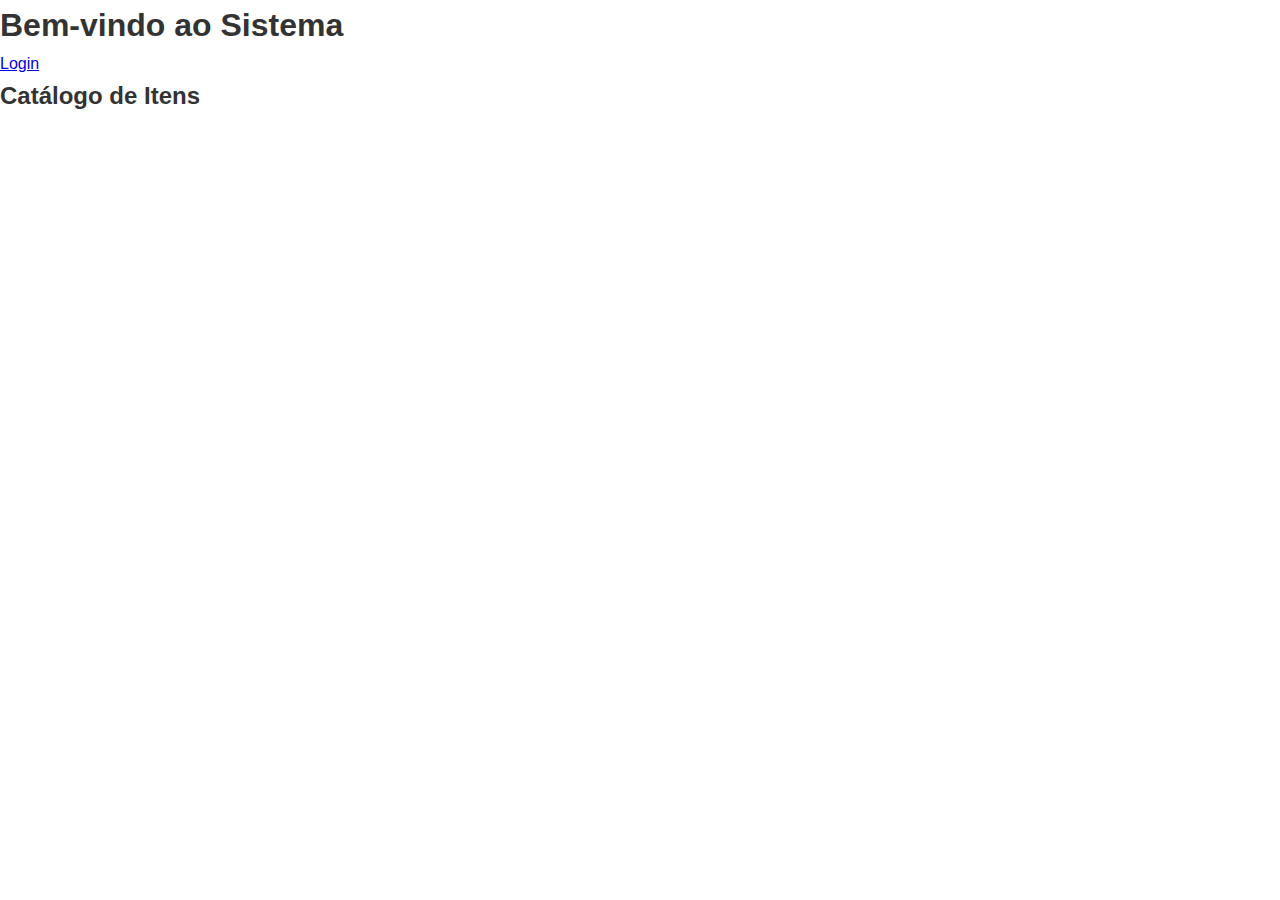
<file: index.html>
<!DOCTYPE html>
<html lang="pt-BR">
<head>
    <meta charset="UTF-8">
    <meta name="viewport" content="width=device-width, initial-scale=1.0">
    <title>Projeto Faculdade Anhanguera</title>
    <link rel="stylesheet" href="assets/css/style.css">
</head>
<body>
    <header>
        <h1>Bem-vindo ao Sistema</h1>
        <nav>
            <a href="login.html">Login</a>
        </nav>
    </header>
    <main>
        <h2>Catálogo de Itens</h2>
        <div id="lista-itens"></div>
    </main>
    <script src="assets/js/script.js"></script>
</body>
</html>
</file>
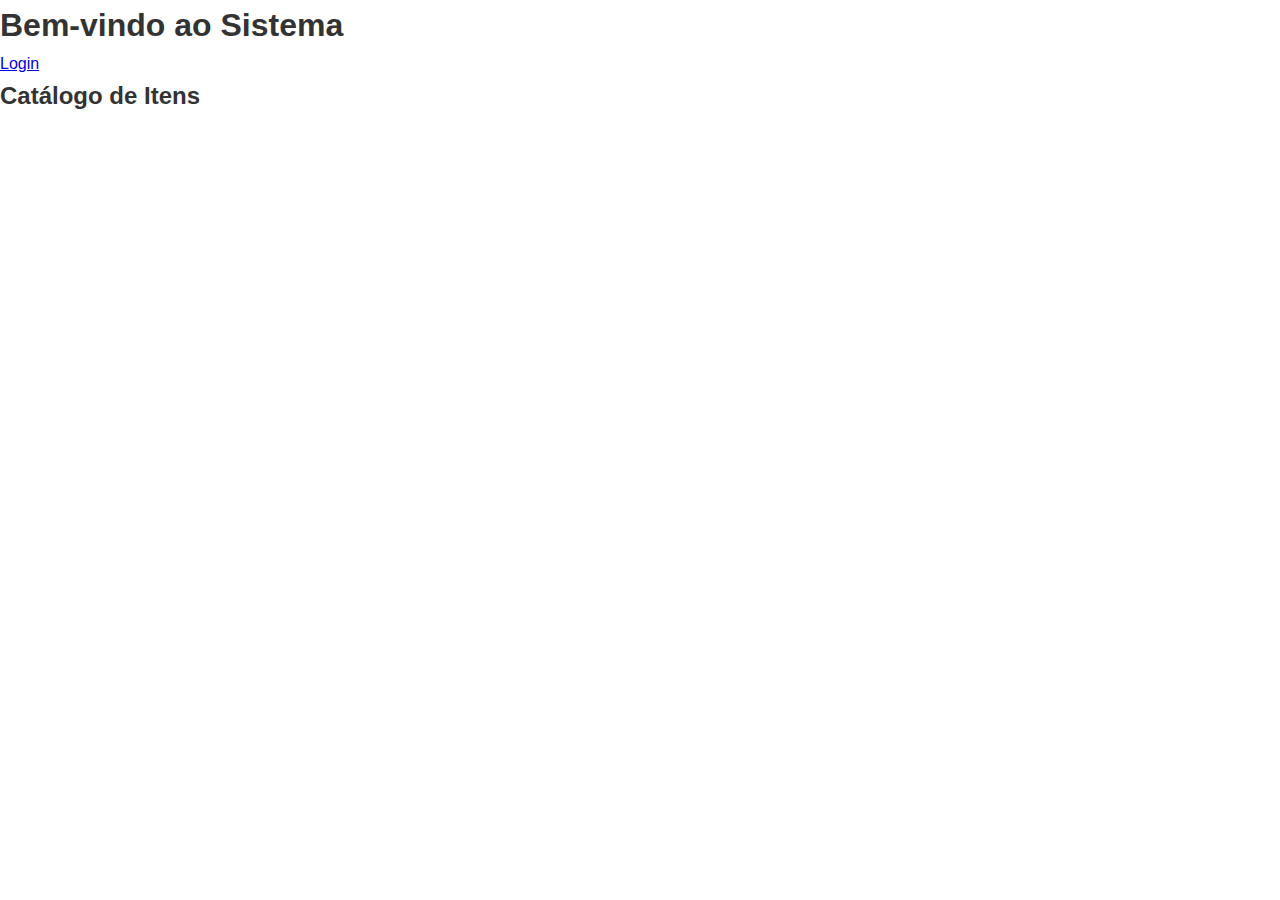
<file: home.html>
<!DOCTYPE html>
<html lang="pt-BR">
   <head>
      <meta charset="UTF-8">
      <meta name="viewport" content="width=device-width, initial-scale=1.0">
      <title>TechParts - A Melhor Loja de Peças de Computador do Brasil</title>
      <link href="https://fonts.googleapis.com/css2?family=Inter:wght@300;400;500;600;700;800;900&display=swap" rel="stylesheet">
      <link rel="stylesheet" href="assets/css/home.css">
   </head>
   <body>
      <header class="header">
         <div class="container">
            <div class="nav">
               <div class="logo">
                  <div class="logo-icon">T</div>
                  <h1>TechParts</h1>
               </div>
               <nav class="nav-menu">
                  <a href="#home">Início</a>
                  <a href="#sobre">Sobre</a>
                  <a href="#contato">Contato</a>
               </nav>
               <div class="nav-actions">
                  <a href="produtos.html" class="btn-products">Ver Produtos</a>
               </div>
            </div>
         </div>
      </header>
      <main>
         <section id="home" class="hero">
            <div class="container">
               <div class="hero-content">
                  <div class="hero-text">
                     <div class="hero-badge">🚀 Líder em Tecnologia</div>
                     <h1 class="hero-title">A Revolução das Peças de Computador</h1>
                     <p class="hero-subtitle">
                        Transforme seu setup com as melhores peças do mercado. Qualidade premium, 
                        preços imbatíveis e a confiança de mais de 50.000 clientes satisfeitos.
                     </p>
                     <div class="hero-buttons">
                        <a href="produtos.html" class="btn-hero-primary">Explorar Produtos</a>
                        <a href="#sobre" class="btn-hero-secondary">Conhecer Nossa História</a>
                     </div>
                  </div>
                  <div class="hero-visual">
                     <div class="hero-image">
                        💻
                        <div class="floating-elements">
                           <div class="floating-element">🔧 Qualidade</div>
                           <div class="floating-element">⚡ Performance</div>
                           <div class="floating-element">🛡️ Garantia</div>
                        </div>
                     </div>
                  </div>
               </div>
            </div>
         </section>
         <section class="stats">
            <div class="container">
               <div class="stats-container">
                  <div class="stat-item">
                     <div class="stat-number">50K+</div>
                     <div class="stat-label">Clientes Satisfeitos</div>
                  </div>
                  <div class="stat-item">
                     <div class="stat-number">10+</div>
                     <div class="stat-label">Anos de Experiência</div>
                  </div>
                  <div class="stat-item">
                     <div class="stat-number">500+</div>
                     <div class="stat-label">Produtos Disponíveis</div>
                  </div>
                  <div class="stat-item">
                     <div class="stat-number">99%</div>
                     <div class="stat-label">Satisfação do Cliente</div>
                  </div>
               </div>
            </div>
         </section>
         <section id="sobre" class="about">
            <div class="container">
               <div class="about-content">
                  <div class="about-text">
                     <h2>Sua Parceira em Tecnologia</h2>
                     <p>
                        Há mais de uma década, a TechParts tem sido a escolha número 1 dos entusiastas 
                        de tecnologia no Brasil. Oferecemos uma curadoria exclusiva das melhores marcas 
                        mundiais, garantindo que cada componente atenda aos mais altos padrões de qualidade.
                     </p>
                     <p>
                        Nossa missão é democratizar o acesso à tecnologia de ponta, oferecendo produtos 
                        premium com preços justos e um atendimento que supera expectativas.
                     </p>
                     <div class="about-features">
                        <div class="feature-item">
                           <div class="feature-icon">🚚</div>
                           <div class="feature-text">
                              <h3>Entrega Expressa</h3>
                              <p>Receba em casa em até 24h nas principais capitais</p>
                           </div>
                        </div>
                        <div class="feature-item">
                           <div class="feature-icon">🛡️</div>
                           <div class="feature-text">
                              <h3>Garantia Estendida</h3>
                              <p>Proteção completa com garantia de fábrica + nossa garantia</p>
                           </div>
                        </div>
                        <div class="feature-item">
                           <div class="feature-icon">💬</div>
                           <div class="feature-text">
                              <h3>Suporte Especializado</h3>
                              <p>Equipe técnica pronta para ajudar na escolha ideal</p>
                           </div>
                        </div>
                     </div>
                  </div>
                  <div class="about-visual">
                     <div class="about-image">
                        🏆
                     </div>
                  </div>
               </div>
            </div>
         </section>
         <section class="cta">
            <div class="container">
               <div class="cta-content">
                  <h2>Pronto para Evoluir seu Setup?</h2>
                  <p>
                     Descubra nossa seleção premium de processadores, placas de vídeo, memórias RAM 
                     e muito mais. Cada produto é cuidadosamente selecionado para oferecer a melhor 
                     experiência em gaming e produtividade.
                  </p>
                  <div class="cta-buttons">
                     <a href="produtos.html" class="btn-cta-primary">Ver Catálogo Completo</a>
                     <a href="#contato" class="btn-cta-secondary">Falar com Especialista</a>
                  </div>
               </div>
            </div>
         </section>
      </main>
      <footer id="contato" class="footer">
         <div class="container">
            <div class="footer-content">
               <div class="footer-section">
                  <h3>TechParts</h3>
                  <p>
                     Sua loja de confiança para peças de computador. Transformando ideias em 
                     realidade através da tecnologia de ponta.
                  </p>
                  <p><strong>CNPJ:</strong> 12.345.678/0001-90</p>
               </div>
               <div class="footer-section">
                  <h3>Contato</h3>
                  <p>📧 anhanguera@gmail.com</p>
                  <p>📱 (34) 99648-8819</p>
                  <p>📞 (34) 99648-8819</p>
                  <p>📍 Uberlândia, MG</p>
               </div>
               <div class="footer-section">
                  <h3>Atendimento</h3>
                  <p><strong>Segunda a Sexta:</strong> 8h às 18h</p>
                  <p><strong>Sábado:</strong> 9h às 15h</p>
                  <p><strong>Domingo:</strong> Fechado</p>
                  <p><strong>WhatsApp:</strong> 24h (emergências)</p>
               </div>
               <div class="footer-section">
                  <h3>Institucional</h3>
                  <ul>
                     <li><a href="#">Sobre Nós</a></li>
                     <li><a href="#">Política de Privacidade</a></li>
                     <li><a href="#">Termos de Uso</a></li>
                     <li><a href="#">Trocas e Devoluções</a></li>
                  </ul>
               </div>
            </div>
            <div class="footer-bottom">
               <p>&copy; 2024 TechParts. Todos os direitos reservados. Desenvolvido com ❤️ para entusiastas de tecnologia.</p>
            </div>
         </div>
      </footer>
      <script>
         document.addEventListener("DOMContentLoaded", function () {
           if (localStorage.getItem("isLoggedIn") !== "true") {
             // Usar replace para não deixar o login no histórico
             window.location.replace("index.html"); // ou login.html, conforme nome real
           }
         });
         
         
         
         
                 // Smooth scroll para links internos
                 document.querySelectorAll('a[href^="#"]').forEach(anchor => {
                     anchor.addEventListener('click', function (e) {
                         e.preventDefault();
                         const target = document.querySelector(this.getAttribute('href'));
                         if (target) {
                             target.scrollIntoView({
                                 behavior: 'smooth',
                                 block: 'start'
                             });
                         }
                     });
                 });
         
                 // Header scroll effect
                 window.addEventListener('scroll', () => {
                     const header = document.querySelector('.header');
                     if (window.scrollY > 100) {
                         header.style.background = 'rgba(255, 255, 255, 0.98)';
                         header.style.boxShadow = '0 4px 30px rgba(0,0,0,0.15)';
                     } else {
                         header.style.background = 'rgba(255, 255, 255, 0.95)';
                         header.style.boxShadow = '0 2px 20px rgba(0,0,0,0.1)';
                     }
                 });
         
                 // Animação de entrada dos elementos
                 const observerOptions = {
                     threshold: 0.1,
                     rootMargin: '0px 0px -50px 0px'
                 };
         
                 const observer = new IntersectionObserver((entries) => {
                     entries.forEach(entry => {
                         if (entry.isIntersecting) {
                             entry.target.style.opacity = '1';
                             entry.target.style.transform = 'translateY(0)';
                         }
                     });
                 }, observerOptions);
         
                 // Aplicar animação aos elementos
                 document.querySelectorAll('.stat-item, .feature-item, .about-text, .about-visual').forEach(el => {
                     el.style.opacity = '0';
                     el.style.transform = 'translateY(30px)';
                     el.style.transition = 'all 0.6s ease';
                     observer.observe(el);
                 });
             
      </script>
   </body>
</html>
</file>
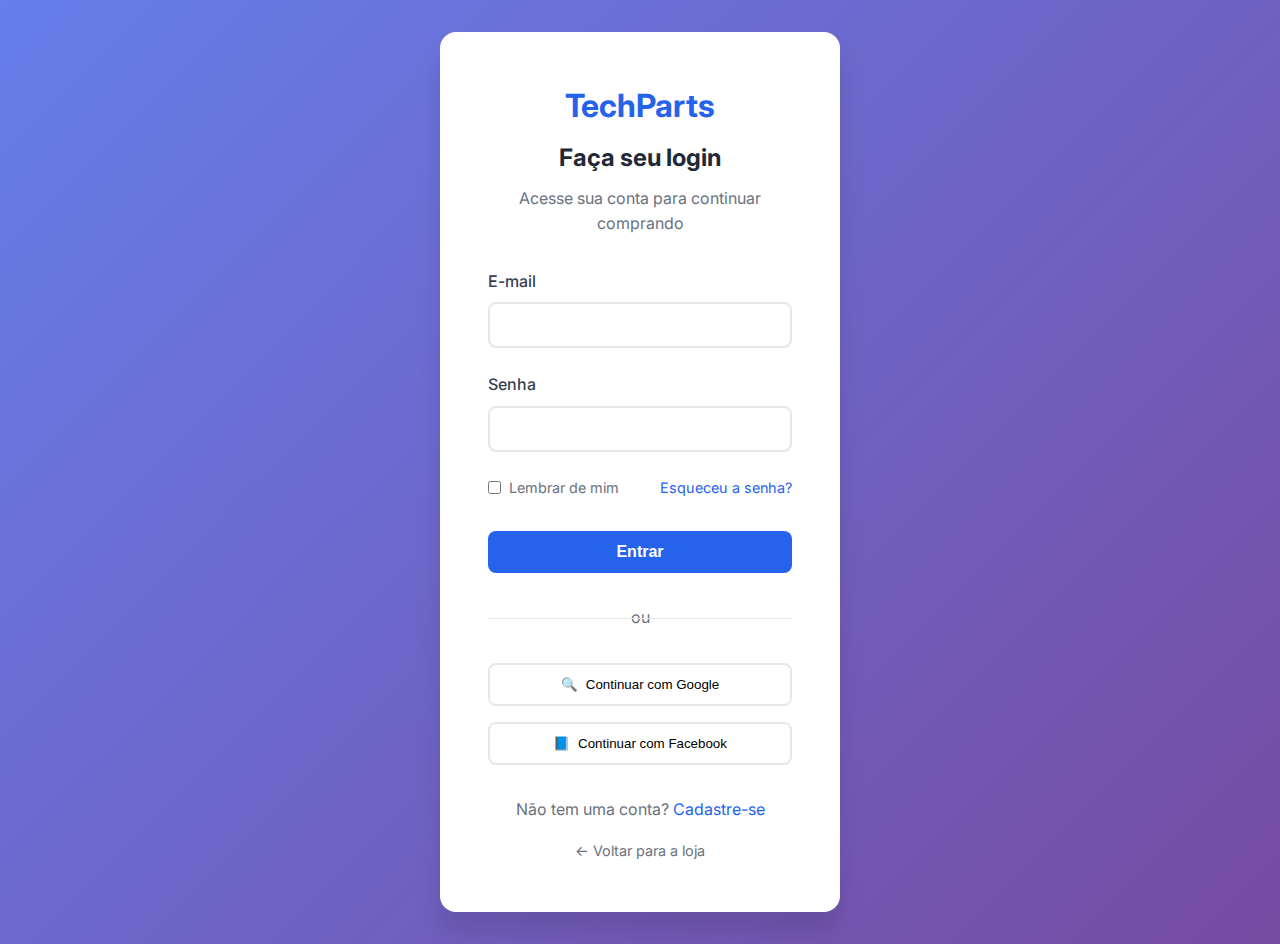
<file: login.html>
<!DOCTYPE html>
<html lang="pt-BR">
<head>
    <meta charset="UTF-8">
    <meta name="viewport" content="width=device-width, initial-scale=1.0">
    <title>Login - TechParts</title>
    <link rel="stylesheet" href="./assets/css/style.css">
    <link href="https://fonts.googleapis.com/css2?family=Inter:wght@300;400;500;600;700&display=swap" rel="stylesheet">
</head>
<body>
    <div class="login-container">
        <div class="login-card">
            <div class="login-header">
                <h1>TechParts</h1>
                <h2>Faça seu login</h2>
                <p>Acesse sua conta para continuar comprando</p>
            </div>

            <form class="login-form" id="loginForm">
                <div class="form-group">
                    <label for="email">E-mail</label>
                    <input type="email" id="email" name="email" required>
                </div>

                <div class="form-group">
                    <label for="password">Senha</label>
                    <input type="password" id="password" name="password" required>
                </div>

                <div class="form-options">
                    <label class="checkbox-container">
                        <input type="checkbox" id="remember">
                        <span class="checkmark"></span>
                        Lembrar de mim
                    </label>
                    <a href="#" class="forgot-password">Esqueceu a senha?</a>
                </div>

                <button type="submit" class="btn-login-submit">Entrar</button>
            </form>

            <div class="login-divider">
                <span>ou</span>
            </div>

            <div class="social-login">
                <button class="btn-social google">
                    <span>🔍</span>
                    Continuar com Google
                </button>
                <button class="btn-social facebook">
                    <span>📘</span>
                    Continuar com Facebook
                </button>
            </div>

            <div class="login-footer">
                <p>Não tem uma conta? <a href="#" id="showRegister">Cadastre-se</a></p>
                <a href="index.html" class="back-home">← Voltar para a loja</a>
            </div>
        </div>

        <!-- Modal de Cadastro -->
        <div class="modal" id="registerModal">
            <div class="modal-content">
                <div class="modal-header">
                    <h2>Criar Conta</h2>
                    <span class="close" id="closeModal">&times;</span>
                </div>
                <form class="register-form" id="registerForm">
                    <div class="form-group">
                        <label for="fullName">Nome Completo</label>
                        <input type="text" id="fullName" name="fullName" required>
                    </div>
                    <div class="form-group">
                        <label for="registerEmail">E-mail</label>
                        <input type="email" id="registerEmail" name="email" required>
                    </div>
                    <div class="form-group">
                        <label for="registerPassword">Senha</label>
                        <input type="password" id="registerPassword" name="password" required>
                    </div>
                    <div class="form-group">
                        <label for="confirmPassword">Confirmar Senha</label>
                        <input type="password" id="confirmPassword" name="confirmPassword" required>
                    </div>
                    <div class="form-group">
                        <label class="checkbox-container">
                            <input type="checkbox" id="terms" required>
                            <span class="checkmark"></span>
                            Aceito os <a href="#">termos de uso</a> e <a href="#">política de privacidade</a>
                        </label>
                    </div>
                    <button type="submit" class="btn-register-submit">Criar Conta</button>
                </form>
            </div>
        </div>
    </div>

    <script>
        // Login form submission
        document.getElementById('loginForm').addEventListener('submit', function(e) {
            e.preventDefault();
            
            const email = document.getElementById('email').value;
            const password = document.getElementById('password').value;
            
            // Simulação de login
            if (email && password) {
                alert('Login realizado com sucesso!');
                window.location.href = 'index.html';
            }
        });

        // Register modal
        const showRegisterBtn = document.getElementById('showRegister');
        const registerModal = document.getElementById('registerModal');
        const closeModal = document.getElementById('closeModal');

        showRegisterBtn.addEventListener('click', function(e) {
            e.preventDefault();
            registerModal.style.display = 'block';
        });

        closeModal.addEventListener('click', function() {
            registerModal.style.display = 'none';
        });

        window.addEventListener('click', function(e) {
            if (e.target === registerModal) {
                registerModal.style.display = 'none';
            }
        });

        // Register form submission
        document.getElementById('registerForm').addEventListener('submit', function(e) {
            e.preventDefault();
            
            const password = document.getElementById('registerPassword').value;
            const confirmPassword = document.getElementById('confirmPassword').value;
            
            if (password !== confirmPassword) {
                alert('As senhas não coincidem!');
                return;
            }
            
            alert('Conta criada com sucesso!');
            registerModal.style.display = 'none';
        });

        // Social login buttons
        document.querySelectorAll('.btn-social').forEach(btn => {
            btn.addEventListener('click', function() {
                const provider = this.classList.contains('google') ? 'Google' : 'Facebook';
                alert(`Login com ${provider} em desenvolvimento`);
            });
        });
    </script>
</body>
</html>
</file>
<file: assets/css/style.css>
* {
    margin: 0;
    padding: 0;
    box-sizing: border-box;
}

body {
    font-family: 'Inter', sans-serif;
    line-height: 1.6;
    color: #333;
}

.container {
    max-width: 1200px;
    margin: 0 auto;
    padding: 0 20px;
}

/* Header */
.header {
    background: #fff;
    box-shadow: 0 2px 10px rgba(0,0,0,0.1);
    position: fixed;
    top: 0;
    left: 0;
    right: 0;
    z-index: 1000;
}

.nav {
    display: flex;
    justify-content: space-between;
    align-items: center;
    padding: 1rem 0;
}

.logo h1 {
    color: #2563eb;
    font-size: 1.8rem;
    font-weight: 700;
}

.nav-menu {
    display: flex;
    gap: 2rem;
}

.nav-menu a {
    text-decoration: none;
    color: #333;
    font-weight: 500;
    transition: color 0.3s;
}

.nav-menu a:hover {
    color: #2563eb;
}

.nav-actions {
    display: flex;
    align-items: center;
    gap: 1rem;
}

.btn-login {
    text-decoration: none;
    color: #2563eb;
    font-weight: 500;
    padding: 0.5rem 1rem;
    border: 2px solid #2563eb;
    border-radius: 8px;
    transition: all 0.3s;
}

.btn-login:hover {
    background: #2563eb;
    color: white;
}

.cart-btn {
    background: #f3f4f6;
    border: none;
    padding: 0.5rem 1rem;
    border-radius: 8px;
    cursor: pointer;
    font-size: 1rem;
    transition: background 0.3s;
}

.cart-btn:hover {
    background: #e5e7eb;
}

.cart-count {
    background: #ef4444;
    color: white;
    border-radius: 50%;
    padding: 0.2rem 0.5rem;
    font-size: 0.8rem;
    margin-left: 0.5rem;
}

/* Hero Section */
.hero {
    background: linear-gradient(135deg, #667eea 0%, #764ba2 100%);
    color: white;
    padding: 8rem 0 4rem;
    margin-top: 80px;
    text-align: center;
}

.hero-content h2 {
    font-size: 3rem;
    margin-bottom: 1rem;
    font-weight: 700;
}

.hero-content p {
    font-size: 1.2rem;
    margin-bottom: 2rem;
    opacity: 0.9;
}

.btn-primary {
    background: #fff;
    color: #667eea;
    padding: 1rem 2rem;
    text-decoration: none;
    border-radius: 8px;
    font-weight: 600;
    transition: transform 0.3s;
    display: inline-block;
}

.btn-primary:hover {
    transform: translateY(-2px);
}

/* Products Section */
.products {
    padding: 4rem 0;
    background: #f9fafb;
}

.section-title {
    text-align: center;
    font-size: 2.5rem;
    margin-bottom: 3rem;
    color: #1f2937;
}

.categories {
    display: flex;
    justify-content: center;
    gap: 1rem;
    margin-bottom: 3rem;
    flex-wrap: wrap;
}

.category-btn {
    background: #fff;
    border: 2px solid #e5e7eb;
    padding: 0.75rem 1.5rem;
    border-radius: 8px;
    cursor: pointer;
    font-weight: 500;
    transition: all 0.3s;
}

.category-btn.active,
.category-btn:hover {
    background: #2563eb;
    color: white;
    border-color: #2563eb;
}

.products-grid {
    display: grid;
    grid-template-columns: repeat(auto-fit, minmax(300px, 1fr));
    gap: 2rem;
}

.product-card {
    background: white;
    border-radius: 12px;
    overflow: hidden;
    box-shadow: 0 4px 6px rgba(0,0,0,0.1);
    transition: transform 0.3s, box-shadow 0.3s;
}

.product-card:hover {
    transform: translateY(-5px);
    box-shadow: 0 8px 25px rgba(0,0,0,0.15);
}

.product-image {
    height: 200px;
    background: #f3f4f6;
    display: flex;
    align-items: center;
    justify-content: center;
}

.product-image img {
    max-width: 100%;
    max-height: 100%;
    object-fit: contain;
}

.product-info {
    padding: 1.5rem;
}

.product-info h3 {
    font-size: 1.25rem;
    margin-bottom: 0.5rem;
    color: #1f2937;
}

.product-description {
    color: #6b7280;
    margin-bottom: 1rem;
    font-size: 0.9rem;
}

.product-price {
    margin-bottom: 1rem;
}

.price {
    font-size: 1.5rem;
    font-weight: 700;
    color: #059669;
}

.old-price {
    text-decoration: line-through;
    color: #9ca3af;
    margin-left: 0.5rem;
}

.btn-add-cart {
    width: 100%;
    background: #2563eb;
    color: white;
    border: none;
    padding: 0.75rem;
    border-radius: 8px;
    font-weight: 600;
    cursor: pointer;
    transition: background 0.3s;
}

.btn-add-cart:hover {
    background: #1d4ed8;
}

/* About Section */
.about {
    padding: 4rem 0;
    background: white;
}

.about-content {
    text-align: center;
    max-width: 800px;
    margin: 0 auto;
}

.about-content h2 {
    font-size: 2.5rem;
    margin-bottom: 1.5rem;
    color: #1f2937;
}

.about-content > p {
    font-size: 1.1rem;
    color: #6b7280;
    margin-bottom: 3rem;
}

.features {
    display: grid;
    grid-template-columns: repeat(auto-fit, minmax(250px, 1fr));
    gap: 2rem;
    margin-top: 3rem;
}

.feature {
    text-align: center;
    padding: 2rem;
    background: #f9fafb;
    border-radius: 12px;
}

.feature h3 {
    font-size: 1.25rem;
    margin-bottom: 1rem;
    color: #1f2937;
}

.feature p {
    color: #6b7280;
}

/* Footer */
.footer {
    background: #1f2937;
    color: white;
    padding: 3rem 0 1rem;
}

.footer-content {
    display: grid;
    grid-template-columns: repeat(auto-fit, minmax(250px, 1fr));
    gap: 2rem;
    margin-bottom: 2rem;
}

.footer-section h3,
.footer-section h4 {
    margin-bottom: 1rem;
    color: #f9fafb;
}

.footer-section ul {
    list-style: none;
}

.footer-section ul li {
    margin-bottom: 0.5rem;
}

.footer-section a {
    color: #d1d5db;
    text-decoration: none;
    transition: color 0.3s;
}

.footer-section a:hover {
    color: #2563eb;
}

.footer-bottom {
    text-align: center;
    padding-top: 2rem;
    border-top: 1px solid #374151;
    color: #9ca3af;
}

/* Login Page Styles */
.login-container {
    min-height: 100vh;
    background: linear-gradient(135deg, #667eea 0%, #764ba2 100%);
    display: flex;
    align-items: center;
    justify-content: center;
    padding: 2rem;
}

.login-card {
    background: white;
    border-radius: 16px;
    padding: 3rem;
    width: 100%;
    max-width: 400px;
    box-shadow: 0 20px 25px rgba(0,0,0,0.1);
}

.login-header {
    text-align: center;
    margin-bottom: 2rem;
}

.login-header h1 {
    color: #2563eb;
    font-size: 2rem;
    margin-bottom: 0.5rem;
}

.login-header h2 {
    color: #1f2937;
    font-size: 1.5rem;
    margin-bottom: 0.5rem;
}

.login-header p {
    color: #6b7280;
}

.login-form {
    margin-bottom: 2rem;
}

.form-group {
    margin-bottom: 1.5rem;
}

.form-group label {
    display: block;
    margin-bottom: 0.5rem;
    color: #374151;
    font-weight: 500;
}

.form-group input {
    width: 100%;
    padding: 0.75rem;
    border: 2px solid #e5e7eb;
    border-radius: 8px;
    font-size: 1rem;
    transition: border-color 0.3s;
}

.form-group input:focus {
    outline: none;
    border-color: #2563eb;
}

.form-options {
    display: flex;
    justify-content: space-between;
    align-items: center;
    margin-bottom: 2rem;
}

.checkbox-container {
    display: flex;
    align-items: center;
    cursor: pointer;
    font-size: 0.9rem;
    color: #6b7280;
}

.checkbox-container input {
    margin-right: 0.5rem;
}

.forgot-password {
    color: #2563eb;
    text-decoration: none;
    font-size: 0.9rem;
}

.forgot-password:hover {
    text-decoration: underline;
}

.btn-login-submit {
    width: 100%;
    background: #2563eb;
    color: white;
    border: none;
    padding: 0.75rem;
    border-radius: 8px;
    font-size: 1rem;
    font-weight: 600;
    cursor: pointer;
    transition: background 0.3s;
}

.btn-login-submit:hover {
    background: #1d4ed8;
}

.login-divider {
    text-align: center;
    margin: 2rem 0;
    position: relative;
}

.login-divider::before {
    content: '';
    position: absolute;
    top: 50%;
    left: 0;
    right: 0;
    height: 1px;
    background: #e5e7eb;
}

.login-divider span {
    background: white;
    padding: 0 1rem;
    color: #6b7280;
}

.social-login {
    display: flex;
    flex-direction: column;
    gap: 1rem;
    margin-bottom: 2rem;
}

.btn-social {
    display: flex;
    align-items: center;
    justify-content: center;
    gap: 0.5rem;
    padding: 0.75rem;
    border: 2px solid #e5e7eb;
    border-radius: 8px;
    background: white;
    cursor: pointer;
    font-weight: 500;
    transition: all 0.3s;
}

.btn-social:hover {
    background: #f9fafb;
    border-color: #d1d5db;
}

.login-footer {
    text-align: center;
}

.login-footer p {
    margin-bottom: 1rem;
    color: #6b7280;
}

.login-footer a {
    color: #2563eb;
    text-decoration: none;
}

.login-footer a:hover {
    text-decoration: underline;
}

.back-home {
    color: #6b7280 !important;
    font-size: 0.9rem;
}

/* Modal Styles */
.modal {
    display: none;
    position: fixed;
    z-index: 2000;
    left: 0;
    top: 0;
    width: 100%;
    height: 100%;
    background-color: rgba(0,0,0,0.5);
}

.modal-content {
    background-color: white;
    margin: 5% auto;
    padding: 2rem;
    border-radius: 16px;
    width: 90%;
    max-width: 500px;
    max-height: 80vh;
    overflow-y: auto;
}

.modal-header {
    display: flex;
    justify-content: space-between;
    align-items: center;
    margin-bottom: 2rem;
}

.close {
    color: #aaa;
    font-size: 28px;
    font-weight: bold;
    cursor: pointer;
}

.close:hover {
    color: #000;
}

.btn-register-submit {
    width: 100%;
    background: #059669;
    color: white;
    border: none;
    padding: 0.75rem;
    border-radius: 8px;
    font-size: 1rem;
    font-weight: 600;
    cursor: pointer;
    transition: background 0.3s;
}

.btn-register-submit:hover {
    background: #047857;
}

/* Responsive Design */
@media (max-width: 768px) {
    .nav {
        flex-direction: column;
        gap: 1rem;
    }

    .nav-menu {
        order: 3;
        width: 100%;
        justify-content: center;
    }

    .hero-content h2 {
        font-size: 2rem;
    }

    .categories {
        justify-content: flex-start;
        overflow-x: auto;
        padding-bottom: 1rem;
    }

    .products-grid {
        grid-template-columns: 1fr;
    }

    .features {
        grid-template-columns: 1fr;
    }

    .footer-content {
        grid-template-columns: 1fr;
        text-align: center;
    }

    .login-card {
        padding: 2rem;
        margin: 1rem;
    }

    .form-options {
        flex-direction: column;
        gap: 1rem;
        align-items: flex-start;
    }
}

@media (max-width: 480px) {
    .hero-content h2 {
        font-size: 1.5rem;
    }

    .section-title {
        font-size: 2rem;
    }

    .login-card {
        padding: 1.5rem;
    }
}
</file>
<file: assets/css/home.css>
* {
            margin: 0;
            padding: 0;
            box-sizing: border-box;
        }

        body {
            font-family: 'Inter', sans-serif;
            line-height: 1.6;
            color: #333;
            overflow-x: hidden;
        }

        .container {
            max-width: 1200px;
            margin: 0 auto;
            padding: 0 20px;
        }

        /* Header */
        .header {
            background: rgba(255, 255, 255, 0.95);
            backdrop-filter: blur(10px);
            box-shadow: 0 2px 20px rgba(0,0,0,0.1);
            position: fixed;
            top: 0;
            left: 0;
            right: 0;
            z-index: 1000;
            transition: all 0.3s ease;
        }

        .nav {
            display: flex;
            justify-content: space-between;
            align-items: center;
            padding: 1rem 0;
        }

        .logo {
            display: flex;
            align-items: center;
            gap: 0.5rem;
        }

        .logo h1 {
            background: linear-gradient(135deg, #667eea 0%, #764ba2 100%);
            -webkit-background-clip: text;
            -webkit-text-fill-color: transparent;
            background-clip: text;
            font-size: 2rem;
            font-weight: 800;
        }

        .logo-icon {
            width: 40px;
            height: 40px;
            background: linear-gradient(135deg, #667eea 0%, #764ba2 100%);
            border-radius: 8px;
            display: flex;
            align-items: center;
            justify-content: center;
            color: white;
            font-weight: bold;
        }

        .nav-menu {
            display: flex;
            gap: 2.5rem;
        }

        .nav-menu a {
            text-decoration: none;
            color: #333;
            font-weight: 500;
            transition: all 0.3s;
            position: relative;
        }

        .nav-menu a:hover {
            color: #667eea;
        }

        .nav-menu a::after {
            content: '';
            position: absolute;
            bottom: -5px;
            left: 0;
            width: 0;
            height: 2px;
            background: linear-gradient(135deg, #667eea 0%, #764ba2 100%);
            transition: width 0.3s;
        }

        .nav-menu a:hover::after {
            width: 100%;
        }

        .nav-actions {
            display: flex;
            align-items: center;
            gap: 1rem;
        }

        .btn-products {
            background: linear-gradient(135deg, #667eea 0%, #764ba2 100%);
            color: white;
            padding: 0.75rem 1.5rem;
            text-decoration: none;
            border-radius: 50px;
            font-weight: 600;
            transition: all 0.3s;
            box-shadow: 0 4px 15px rgba(102, 126, 234, 0.3);
        }

        .btn-products:hover {
            transform: translateY(-2px);
            box-shadow: 0 8px 25px rgba(102, 126, 234, 0.4);
        }

        /* Hero Section */
        .hero {
            min-height: 100vh;
            background: linear-gradient(135deg, #667eea 0%, #764ba2 100%);
            display: flex;
            align-items: center;
            position: relative;
            overflow: hidden;
        }

        .hero::before {
            content: '';
            position: absolute;
            top: 0;
            left: 0;
            right: 0;
            bottom: 0;
            background: url('data:image/svg+xml,<svg xmlns="http://www.w3.org/2000/svg" viewBox="0 0 1000 1000"><defs><radialGradient id="a" cx="50%" cy="50%"><stop offset="0%" stop-color="%23ffffff" stop-opacity="0.1"/><stop offset="100%" stop-color="%23ffffff" stop-opacity="0"/></radialGradient></defs><circle cx="200" cy="200" r="100" fill="url(%23a)"/><circle cx="800" cy="300" r="150" fill="url(%23a)"/><circle cx="400" cy="700" r="120" fill="url(%23a)"/></svg>');
            opacity: 0.3;
        }

        .hero-content {
            display: grid;
            grid-template-columns: 1fr 1fr;
            gap: 4rem;
            align-items: center;
            position: relative;
            z-index: 2;
        }

        .hero-text {
            color: white;
        }

        .hero-badge {
            background: rgba(255, 255, 255, 0.2);
            backdrop-filter: blur(10px);
            color: white;
            padding: 0.5rem 1rem;
            border-radius: 50px;
            font-size: 0.9rem;
            font-weight: 500;
            display: inline-block;
            margin-bottom: 2rem;
            border: 1px solid rgba(255, 255, 255, 0.3);
        }

        .hero-title {
            font-size: 4rem;
            font-weight: 900;
            line-height: 1.1;
            margin-bottom: 1.5rem;
            background: linear-gradient(135deg, #ffffff 0%, #f0f0f0 100%);
            -webkit-background-clip: text;
            -webkit-text-fill-color: transparent;
            background-clip: text;
        }

        .hero-subtitle {
            font-size: 1.3rem;
            margin-bottom: 2rem;
            opacity: 0.9;
            line-height: 1.6;
        }

        .hero-buttons {
            display: flex;
            gap: 1rem;
            flex-wrap: wrap;
        }

        .btn-hero-primary {
            background: white;
            color: #667eea;
            padding: 1rem 2rem;
            text-decoration: none;
            border-radius: 50px;
            font-weight: 700;
            transition: all 0.3s;
            box-shadow: 0 8px 30px rgba(0,0,0,0.2);
        }

        .btn-hero-primary:hover {
            transform: translateY(-3px);
            box-shadow: 0 12px 40px rgba(0,0,0,0.3);
        }

        .btn-hero-secondary {
            background: transparent;
            color: white;
            padding: 1rem 2rem;
            text-decoration: none;
            border-radius: 50px;
            font-weight: 600;
            border: 2px solid rgba(255, 255, 255, 0.3);
            transition: all 0.3s;
            backdrop-filter: blur(10px);
        }

        .btn-hero-secondary:hover {
            background: rgba(255, 255, 255, 0.1);
            border-color: rgba(255, 255, 255, 0.5);
        }

        .hero-visual {
            display: flex;
            justify-content: center;
            align-items: center;
            position: relative;
        }

        .hero-image {
            width: 100%;
            max-width: 500px;
            height: 400px;
            background: rgba(255, 255, 255, 0.1);
            backdrop-filter: blur(10px);
            border-radius: 20px;
            border: 1px solid rgba(255, 255, 255, 0.2);
            display: flex;
            align-items: center;
            justify-content: center;
            font-size: 4rem;
            position: relative;
            overflow: hidden;
        }

        .floating-elements {
            position: absolute;
            width: 100%;
            height: 100%;
        }

        .floating-element {
            position: absolute;
            background: rgba(255, 255, 255, 0.2);
            border-radius: 10px;
            padding: 1rem;
            backdrop-filter: blur(10px);
            border: 1px solid rgba(255, 255, 255, 0.3);
            animation: float 6s ease-in-out infinite;
        }

        .floating-element:nth-child(1) {
            top: 10%;
            right: -10%;
            animation-delay: 0s;
        }

        .floating-element:nth-child(2) {
            bottom: 20%;
            left: -10%;
            animation-delay: 2s;
        }

        .floating-element:nth-child(3) {
            top: 60%;
            right: -5%;
            animation-delay: 4s;
        }

        @keyframes float {
            0%, 100% { transform: translateY(0px) rotate(0deg); }
            50% { transform: translateY(-20px) rotate(5deg); }
        }

        /* Stats Section */
        .stats {
            background: white;
            padding: 4rem 0;
            margin-top: -50px;
            position: relative;
            z-index: 3;
        }

        .stats-container {
            background: white;
            border-radius: 20px;
            box-shadow: 0 20px 60px rgba(0,0,0,0.1);
            padding: 3rem;
            display: grid;
            grid-template-columns: repeat(auto-fit, minmax(200px, 1fr));
            gap: 2rem;
        }

        .stat-item {
            text-align: center;
        }

        .stat-number {
            font-size: 3rem;
            font-weight: 900;
            background: linear-gradient(135deg, #667eea 0%, #764ba2 100%);
            -webkit-background-clip: text;
            -webkit-text-fill-color: transparent;
            background-clip: text;
            margin-bottom: 0.5rem;
        }

        .stat-label {
            color: #6b7280;
            font-weight: 500;
        }

        /* About Section */
        .about {
            padding: 6rem 0;
            background: #f8fafc;
        }

        .about-content {
            display: grid;
            grid-template-columns: 1fr 1fr;
            gap: 4rem;
            align-items: center;
        }

        .about-text h2 {
            font-size: 3rem;
            font-weight: 800;
            color: #1f2937;
            margin-bottom: 1.5rem;
            line-height: 1.2;
        }

        .about-text p {
            font-size: 1.1rem;
            color: #6b7280;
            margin-bottom: 2rem;
            line-height: 1.8;
        }

        .about-features {
            display: grid;
            gap: 1.5rem;
        }

        .feature-item {
            display: flex;
            align-items: center;
            gap: 1rem;
            background: white;
            padding: 1.5rem;
            border-radius: 15px;
            box-shadow: 0 4px 20px rgba(0,0,0,0.05);
            transition: all 0.3s;
        }

        .feature-item:hover {
            transform: translateY(-5px);
            box-shadow: 0 8px 30px rgba(0,0,0,0.1);
        }

        .feature-icon {
            width: 60px;
            height: 60px;
            background: linear-gradient(135deg, #667eea 0%, #764ba2 100%);
            border-radius: 15px;
            display: flex;
            align-items: center;
            justify-content: center;
            font-size: 1.5rem;
            color: white;
        }

        .feature-text h3 {
            font-weight: 700;
            color: #1f2937;
            margin-bottom: 0.5rem;
        }

        .feature-text p {
            color: #6b7280;
            margin: 0;
            font-size: 0.9rem;
        }

        .about-visual {
            display: flex;
            justify-content: center;
            position: relative;
        }

        .about-image {
            width: 100%;
            max-width: 400px;
            height: 500px;
            background: linear-gradient(135deg, #667eea 0%, #764ba2 100%);
            border-radius: 20px;
            display: flex;
            align-items: center;
            justify-content: center;
            color: white;
            font-size: 3rem;
            position: relative;
            overflow: hidden;
        }

        /* CTA Section */
        .cta {
            background: linear-gradient(135deg, #1f2937 0%, #374151 100%);
            padding: 6rem 0;
            text-align: center;
            color: white;
            position: relative;
            overflow: hidden;
        }

        .cta::before {
            content: '';
            position: absolute;
            top: 0;
            left: 0;
            right: 0;
            bottom: 0;
            background: url('data:image/svg+xml,<svg xmlns="http://www.w3.org/2000/svg" viewBox="0 0 1000 1000"><defs><radialGradient id="b" cx="50%" cy="50%"><stop offset="0%" stop-color="%23667eea" stop-opacity="0.1"/><stop offset="100%" stop-color="%23667eea" stop-opacity="0"/></radialGradient></defs><circle cx="100" cy="100" r="80" fill="url(%23b)"/><circle cx="900" cy="200" r="120" fill="url(%23b)"/><circle cx="300" cy="800" r="100" fill="url(%23b)"/></svg>');
        }

        .cta-content {
            position: relative;
            z-index: 2;
        }

        .cta h2 {
            font-size: 3.5rem;
            font-weight: 900;
            margin-bottom: 1.5rem;
            background: linear-gradient(135deg, #ffffff 0%, #f0f0f0 100%);
            -webkit-background-clip: text;
            -webkit-text-fill-color: transparent;
            background-clip: text;
        }

        .cta p {
            font-size: 1.2rem;
            margin-bottom: 3rem;
            opacity: 0.9;
            max-width: 600px;
            margin-left: auto;
            margin-right: auto;
        }

        .cta-buttons {
            display: flex;
            gap: 1.5rem;
            justify-content: center;
            flex-wrap: wrap;
        }

        .btn-cta-primary {
            background: linear-gradient(135deg, #667eea 0%, #764ba2 100%);
            color: white;
            padding: 1.2rem 2.5rem;
            text-decoration: none;
            border-radius: 50px;
            font-weight: 700;
            font-size: 1.1rem;
            transition: all 0.3s;
            box-shadow: 0 8px 30px rgba(102, 126, 234, 0.3);
        }

        .btn-cta-primary:hover {
            transform: translateY(-3px);
            box-shadow: 0 12px 40px rgba(102, 126, 234, 0.4);
        }

        .btn-cta-secondary {
            background: transparent;
            color: white;
            padding: 1.2rem 2.5rem;
            text-decoration: none;
            border-radius: 50px;
            font-weight: 600;
            font-size: 1.1rem;
            border: 2px solid rgba(255, 255, 255, 0.3);
            transition: all 0.3s;
        }

        .btn-cta-secondary:hover {
            background: rgba(255, 255, 255, 0.1);
            border-color: rgba(255, 255, 255, 0.5);
        }

        /* Footer */
        .footer {
            background: #0f172a;
            color: white;
            padding: 4rem 0 2rem;
        }

        .footer-content {
            display: grid;
            grid-template-columns: repeat(auto-fit, minmax(250px, 1fr));
            gap: 3rem;
            margin-bottom: 3rem;
        }

        .footer-section h3 {
            font-size: 1.5rem;
            font-weight: 700;
            margin-bottom: 1.5rem;
            background: linear-gradient(135deg, #667eea 0%, #764ba2 100%);
            -webkit-background-clip: text;
            -webkit-text-fill-color: transparent;
            background-clip: text;
        }

        .footer-section p,
        .footer-section li {
            color: #94a3b8;
            margin-bottom: 0.5rem;
            line-height: 1.6;
        }

        .footer-section ul {
            list-style: none;
        }

        .footer-section a {
            color: #94a3b8;
            text-decoration: none;
            transition: color 0.3s;
        }

        .footer-section a:hover {
            color: #667eea;
        }

        .footer-bottom {
            text-align: center;
            padding-top: 2rem;
            border-top: 1px solid #334155;
            color: #64748b;
        }

        /* Responsive Design */
        @media (max-width: 768px) {
            .nav {
                flex-direction: column;
                gap: 1rem;
            }

            .nav-menu {
                order: 3;
                width: 100%;
                justify-content: center;
                gap: 1.5rem;
            }

            .hero-content {
                grid-template-columns: 1fr;
                text-align: center;
                gap: 2rem;
            }

            .hero-title {
                font-size: 2.5rem;
            }

            .about-content {
                grid-template-columns: 1fr;
                gap: 2rem;
            }

            .stats-container {
                grid-template-columns: repeat(2, 1fr);
                padding: 2rem;
            }

            .cta h2 {
                font-size: 2.5rem;
            }

            .cta-buttons {
                flex-direction: column;
                align-items: center;
            }

            .floating-element {
                display: none;
            }
        }

        @media (max-width: 480px) {
            .hero-title {
                font-size: 2rem;
            }

            .stats-container {
                grid-template-columns: 1fr;
            }

            .hero-buttons {
                flex-direction: column;
                align-items: center;
            }
        }
</file>
